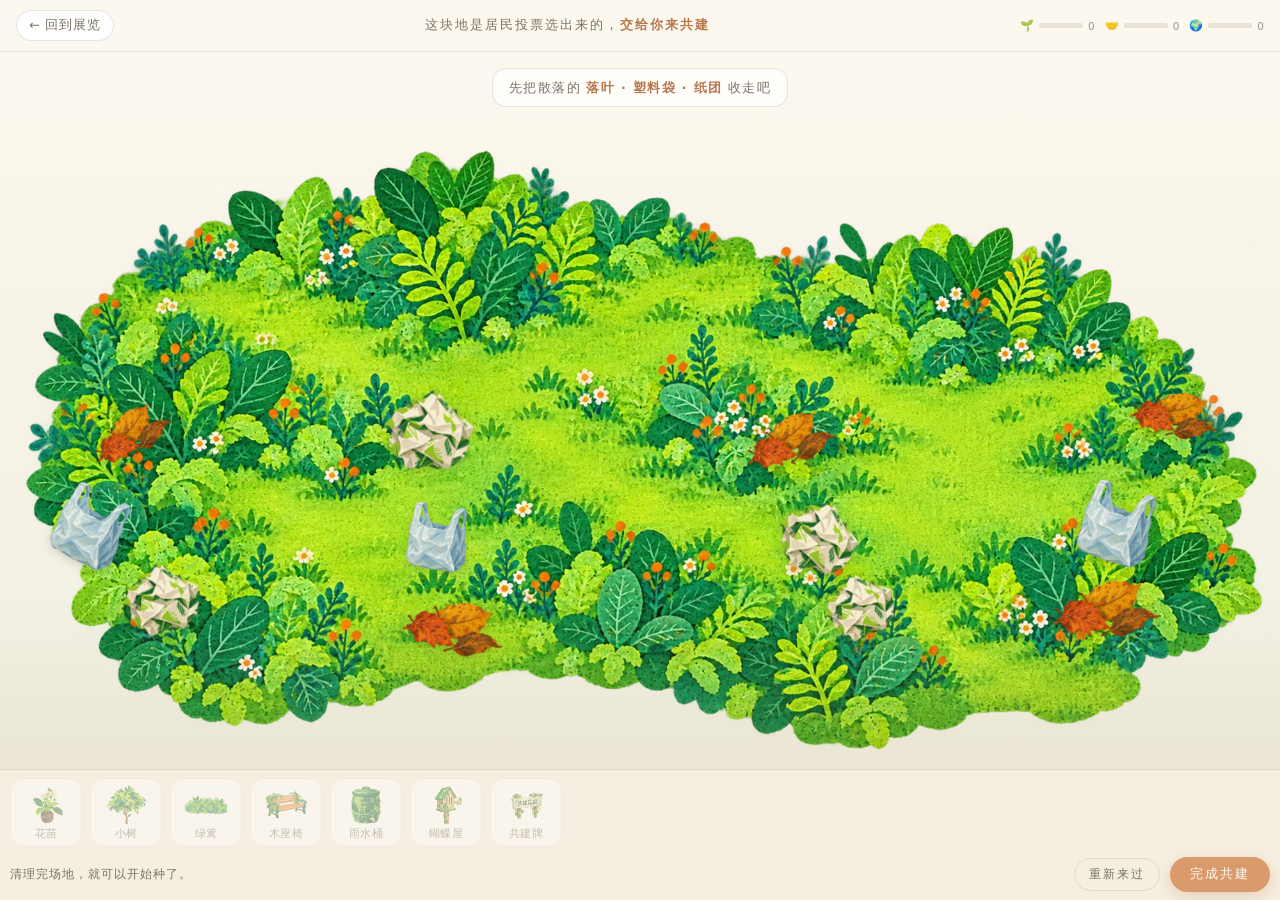
<file: garden.html>
<!DOCTYPE html>
<html lang="zh-CN">
<head>
<meta charset="UTF-8" />
<meta name="viewport" content="width=device-width, initial-scale=1.0, maximum-scale=1.0, user-scalable=no, viewport-fit=cover" />
<title>种一座共建花园 · 深圳包容性设计线上展</title>
<style>
  :root{
    --cream:#fdf8ef;
    --cream-2:#f6efe1;
    --moss:#9dbf8b;
    --moss-deep:#5f7d52;
    --clay:#d99b6c;
    --clay-deep:#b8764a;
    --rose:#f0b9b0;
    --ink:#4a4438;
    --ink-soft:#7b7263;
    --line:rgba(120,110,90,0.18);
  }
  *{box-sizing:border-box;-webkit-tap-highlight-color:transparent;}
  html,body{margin:0;padding:0;height:100%;overflow:hidden;}
  body{
    font-family:"PingFang SC","Hiragino Sans GB","Microsoft YaHei","Noto Sans CJK SC",ui-rounded,system-ui,-apple-system,sans-serif;
    color:var(--ink);
    background:var(--cream);
    user-select:none;
  }
  .app{position:fixed;inset:0;display:flex;flex-direction:column;}

  /* ---------- 顶栏 ---------- */
  .topbar{
    flex:none;display:flex;align-items:center;gap:12px;
    padding:10px 16px;background:rgba(253,248,239,0.92);
    border-bottom:1px solid var(--line);
    backdrop-filter:blur(6px);z-index:20;
  }
  .back{
    flex:none;font-size:12.5px;letter-spacing:1px;color:var(--ink-soft);
    text-decoration:none;border:1px solid var(--line);border-radius:999px;
    padding:6px 12px;background:#fff;white-space:nowrap;
  }
  .back:hover{color:var(--clay-deep);border-color:rgba(184,118,74,0.5);}
  .stagetext{flex:1;min-width:0;text-align:center;font-size:12.5px;letter-spacing:2px;color:var(--ink-soft);}
  .stagetext b{color:var(--clay-deep);font-weight:600;}
  .metrics{flex:none;display:flex;gap:10px;}
  .metric{display:flex;align-items:center;gap:5px;font-size:11px;color:var(--ink-soft);white-space:nowrap;}
  .metric .bar{width:44px;height:5px;border-radius:999px;background:rgba(120,110,90,0.16);overflow:hidden;}
  .metric .bar i{display:block;height:100%;width:0;border-radius:999px;transition:width .6s ease;}
  .metric .num{font-variant-numeric:tabular-nums;font-size:10.5px;opacity:.75;}
  .m1 .bar i{background:var(--moss);}
  .m2 .bar i{background:var(--clay);}
  .m3 .bar i{background:#79a8a0;}

  /* ---------- 场景 ---------- */
  .lawn{
    position:relative;flex:1;min-height:0;overflow:hidden;cursor:default;
    background:linear-gradient(180deg,#fdf8ef 0%,#f7f2e6 46%,#eef2e4 100%);
  }
  .lawn.picking{cursor:crosshair;}
  .grass{
    position:absolute;left:0;right:0;bottom:-2px;width:100%;height:auto;
    display:block;pointer-events:none;
  }
  .soilband{
    position:absolute;left:0;right:0;bottom:0;height:26%;
    background:linear-gradient(180deg,rgba(217,155,108,0) 0%,rgba(217,155,108,.14) 100%);
    pointer-events:none;
  }
  .tip{
    position:absolute;left:50%;top:16px;transform:translateX(-50%);
    max-width:min(92%,520px);text-align:center;
    font-size:12.5px;letter-spacing:1.4px;line-height:1.7;color:var(--ink-soft);
    background:rgba(255,255,255,.72);border:1px solid var(--line);
    border-radius:14px;padding:8px 16px;pointer-events:none;z-index:12;
    transition:opacity .5s ease;
  }
  .tip b{color:var(--clay-deep);font-weight:600;}

  /* 场地里的杂物 */
  .lit{position:absolute;pointer-events:auto;cursor:pointer;transition:opacity .45s ease,transform .45s ease;}
  .lit img{width:100%;height:auto;display:block;filter:drop-shadow(0 3px 5px rgba(80,66,48,.18));}
  .lit.gone{opacity:0;transform:translateY(-46px) scale(.72) rotate(8deg);}
  .pop{
    position:absolute;transform:translate(-50%,-50%);
    font-size:11px;letter-spacing:1.5px;color:var(--clay-deep);
    background:rgba(255,255,255,.9);border:1px solid rgba(184,118,74,.28);
    border-radius:999px;padding:3px 10px;white-space:nowrap;pointer-events:none;z-index:14;
    animation:floatUp 1.1s ease forwards;
  }
  @keyframes floatUp{
    0%{opacity:0;transform:translate(-50%,-40%) scale(.9);}
    25%{opacity:1;transform:translate(-50%,-70%) scale(1);}
    100%{opacity:0;transform:translate(-50%,-160%) scale(1);}
  }

  /* 种下的东西 */
  .item{position:absolute;pointer-events:none;}
  .item::before{
    content:"";position:absolute;left:50%;bottom:-2%;transform:translateX(-50%);
    width:94%;height:26%;border-radius:50%;
    background:radial-gradient(ellipse at 50% 55%,rgba(255,252,243,.72) 0%,rgba(255,252,243,.34) 46%,rgba(255,252,243,0) 74%);
    pointer-events:none;
  }
  .item img{
    position:relative;width:100%;height:auto;display:block;
    filter:drop-shadow(0 8px 14px rgba(46,60,38,.28));
    transform:scale(.2);opacity:0;
    transition:transform 1s cubic-bezier(.2,1.4,.4,1),opacity .5s ease;
  }
  .item.grow img{transform:scale(1);opacity:1;}
  .mound{
    position:absolute;left:50%;bottom:4%;transform:translate(-50%,0) scale(0);
    width:64%;height:16%;border-radius:50%;
    background:radial-gradient(ellipse at 50% 40%,#c98d61 0%,#b8764a 60%,rgba(184,118,74,0) 100%);
    opacity:.55;transition:transform .45s ease,opacity .8s ease;
  }
  .mound.show{transform:translate(-50%,0) scale(1);}
  .mound.fade{opacity:0;}
  .petal{
    position:absolute;width:9px;height:9px;border-radius:60% 40% 55% 45%;
    background:var(--rose);pointer-events:none;z-index:13;
    animation:petalFall 1.4s ease-in forwards;
  }
  @keyframes petalFall{
    0%{opacity:0;transform:translate(0,0) rotate(0deg) scale(.6);}
    15%{opacity:1;}
    100%{opacity:0;transform:translate(var(--dx),var(--dy)) rotate(var(--rot)) scale(1);}
  }

  /* ---------- 底部工具栏 ---------- */
  .toolbar{
    flex:none;background:var(--cream-2);border-top:1px solid var(--line);
    padding:8px 10px calc(8px + env(safe-area-inset-bottom));z-index:20;
  }
  .tools{display:flex;gap:8px;overflow-x:auto;padding-bottom:4px;scrollbar-width:thin;}
  .tools::-webkit-scrollbar{height:4px;}
  .tools::-webkit-scrollbar-thumb{background:rgba(120,110,90,.25);border-radius:9px;}
  .tool{
    flex:none;width:72px;border:1px solid var(--line);border-radius:14px;
    background:#fff;padding:6px 4px 5px;cursor:pointer;text-align:center;
    transition:transform .18s ease,border-color .18s ease,box-shadow .18s ease,opacity .2s ease;
  }
  .tool img{width:46px;height:40px;object-fit:contain;display:block;margin:0 auto 2px;}
  .tool span{display:block;font-size:10.5px;letter-spacing:.5px;color:var(--ink-soft);}
  .tool.on{border-color:var(--clay);box-shadow:0 4px 14px rgba(184,118,74,.22);transform:translateY(-3px);}
  .tool.on span{color:var(--clay-deep);}
  .tool[disabled]{opacity:.38;cursor:not-allowed;transform:none;box-shadow:none;}
  .actions{display:flex;align-items:center;gap:10px;margin-top:6px;}
  .btn{
    border:none;border-radius:999px;cursor:pointer;font-family:inherit;
    font-size:12.5px;letter-spacing:2px;padding:9px 20px;
    background:var(--clay);color:#fffaf2;box-shadow:0 4px 14px rgba(184,118,74,.28);
    transition:transform .15s ease,background .2s ease;
  }
  .btn:hover{background:var(--clay-deep);}
  .btn:active{transform:translateY(1px);}
  .btn.ghost{background:transparent;color:var(--ink-soft);border:1px solid var(--line);box-shadow:none;padding:8px 14px;font-size:11.5px;}
  .act-note{flex:1;font-size:11.5px;letter-spacing:1px;color:var(--ink-soft);line-height:1.5;}

  /* ---------- 完成卡片 ---------- */
  .veil{
    position:fixed;inset:0;z-index:40;display:none;
    align-items:center;justify-content:center;padding:20px;
    background:rgba(74,68,56,.42);backdrop-filter:blur(3px);
  }
  .veil.on{display:flex;animation:fadeIn .4s ease;}
  @keyframes fadeIn{from{opacity:0;}to:{opacity:1;}}
  .card{
    width:min(420px,100%);max-height:88vh;overflow:auto;
    background:#fffdf7;border-radius:6px;padding:26px 24px 22px;
    box-shadow:0 18px 50px rgba(60,52,40,.3);transform:rotate(-.7deg);
    animation:cardIn .5s cubic-bezier(.2,1.2,.4,1);
  }
  @keyframes cardIn{from{opacity:0;transform:rotate(-.7deg) translateY(24px) scale(.96);}to{opacity:1;transform:rotate(-.7deg) translateY(0) scale(1);}}
  .card .kicker{font-size:10.5px;letter-spacing:4px;color:var(--clay);}
  .card h3{margin:10px 0 4px;font-size:21px;font-weight:600;letter-spacing:1px;}
  .card .stat{margin:14px 0;font-size:12.5px;line-height:2;color:var(--ink);}
  .card .stat b{color:var(--clay-deep);font-weight:600;}
  .card .quote{
    margin:16px 0;padding:14px 16px;border-left:3px solid var(--moss);
    background:rgba(157,191,139,.12);border-radius:0 8px 8px 0;
    font-size:13.5px;line-height:1.9;letter-spacing:1px;color:var(--ink);
  }
  .card .row{display:flex;gap:8px;align-items:center;margin-top:6px;}
  .card input{
    flex:1;min-width:0;font-family:inherit;font-size:13px;color:var(--ink);
    border:1px solid var(--line);border-radius:10px;padding:9px 12px;background:#fff;
  }
  .card .byline{margin-top:10px;font-size:12.5px;letter-spacing:1px;color:var(--clay-deep);min-height:1.2em;}
  .card .foot{display:flex;gap:10px;margin-top:18px;}
  .card .foot .btn{flex:1;padding:10px 0;font-size:12px;}

  @media (max-width:640px){
    .topbar{padding:8px 10px;gap:8px;}
    .back{font-size:11.5px;padding:5px 9px;}
    /* 窄屏顶栏太挤，阶段说明交给场景里那行提示 */
    .stagetext{display:none;}
    .metric .bar{width:30px;}
    .metric{font-size:10.5px;}
    .tip{font-size:11.5px;padding:7px 12px;top:12px;}
    .tool{width:64px;}
    .tool img{width:40px;height:36px;}
    .tool span{font-size:10px;}
    .btn{font-size:12px;padding:9px 16px;letter-spacing:1px;}
    .act-note{font-size:11px;}
  }
</style>
</head>
<body>
<div class="app">
  <div class="topbar">
    <a class="back" href="./index.html">← 回到展览</a>
    <div class="stagetext" id="stageText">这块地是居民投票选出来的，<b>交给你来共建</b></div>
    <div class="metrics">
      <div class="metric m1">🌱<span class="bar"><i id="bar1"></i></span><span class="num" id="num1">0</span></div>
      <div class="metric m2">🤝<span class="bar"><i id="bar2"></i></span><span class="num" id="num2">0</span></div>
      <div class="metric m3">🌍<span class="bar"><i id="bar3"></i></span><span class="num" id="num3">0</span></div>
    </div>
  </div>

  <div class="lawn" id="lawn">
    <img class="grass" src="garden/grass.webp" alt="" />
    <div class="soilband"></div>
    <div class="tip" id="tip">先把散落的 <b>落叶 · 塑料袋 · 纸团</b> 收走吧</div>
  </div>

  <div class="toolbar">
    <div class="tools" id="tools"></div>
    <div class="actions">
      <div class="act-note" id="actNote">清理完场地，就可以开始种了。</div>
      <button class="btn ghost" id="resetBtn" type="button">重新来过</button>
      <button class="btn" id="doneBtn" type="button">完成共建</button>
    </div>
  </div>
</div>

<div class="veil" id="veil">
  <div class="card" id="card">
    <div class="kicker">共 建 花 园 · 完 成</div>
    <h3 id="cardTitle">这座花园落成了</h3>
    <div class="stat" id="cardStat"></div>
    <div class="quote" id="cardQuote"></div>
    <div class="row">
      <input id="nameInput" type="text" maxlength="12" placeholder="留下你的名字（可不填）" />
      <button class="btn" id="nameBtn" type="button">记下</button>
    </div>
    <div class="byline" id="byline"></div>
    <div class="foot">
      <button class="btn ghost" id="againBtn" type="button">再种一座</button>
      <button class="btn" id="backBtn" type="button">回到展览</button>
    </div>
  </div>
</div>

<script>
(function () {
  'use strict';

  var IMG = {
    flower:'garden/flower.webp', tree:'garden/tree.webp', hedge:'garden/hedge.webp',
    bench:'garden/bench.webp', rain:'garden/rain.webp', butterfly:'garden/butterfly.webp',
    sign:'garden/sign.webp', leaf:'garden/leaf.webp', bag:'garden/bag.webp', paper:'garden/paper.webp'
  };

  /* 每件东西：宽度（占场景宽度）、权重分 */
  var KINDS = {
    flower:   {name:'花苗',   w:14, life:6,  hood:1, eco:3,  green:true},
    tree:     {name:'小树',   w:24, life:9,  hood:2, eco:7,  green:true},
    hedge:    {name:'绿篱',   w:32, life:7,  hood:2, eco:6,  green:true},
    bench:    {name:'木座椅', w:18, life:2,  hood:8, eco:2},
    rain:     {name:'雨水桶', w:14, life:3,  hood:1, eco:8},
    butterfly:{name:'蝴蝶屋', w:14, life:4,  hood:5, eco:6},
    sign:     {name:'共建牌', w:16, life:2,  hood:12,eco:3}
  };
  var ORDER = ['flower','tree','hedge','bench','rain','butterfly','sign'];

  var QUOTES = [
    '不是大拆大建，是把日常重新种一遍。',
    '你刚种下的，是深圳的另一种公共空间。',
    '花园会老，参与感不会。',
    '一块空地变成花园，只需要几个人愿意先动手。',
    '种子会自己长，关系要常常浇。',
    '这里不种纪念碑，只种日常。',
    '有人愿意坐下，花园才算真的建成了。'
  ];

  var lawn = document.getElementById('lawn');
  var tip = document.getElementById('tip');
  var tools = document.getElementById('tools');
  var actNote = document.getElementById('actNote');
  var stageText = document.getElementById('stageText');
  var veil = document.getElementById('veil');

  var state = load() || fresh();

  function fresh() {
    return { stage: 1, lits: null, items: [], name: '' };
  }
  function save() {
    try { localStorage.setItem('sz-garden-v1', JSON.stringify(state)); } catch (e) {}
  }
  function load() {
    try {
      var raw = localStorage.getItem('sz-garden-v1');
      if (!raw) return null;
      var s = JSON.parse(raw);
      if (!s || typeof s !== 'object') return null;
      if (!s.items) s.items = [];
      if (s.stage !== 2) s.stage = 1;
      return s;
    } catch (e) { return null; }
  }

  /* ---------- 阶段一：清理 ---------- */
  function randLits() {
    var plan = [
      {k:'leaf', n:5}, {k:'bag', n:3}, {k:'paper', n:4}
    ];
    var out = [];
    plan.forEach(function (p) {
      for (var i = 0; i < p.n; i++) out.push({ k: p.k });
    });
    // 打散并铺开位置
    var cells = [];
    var rows = 3, cols = 4;
    for (var r = 0; r < rows; r++) for (var c = 0; c < cols; c++) cells.push([c, r]);
    shuffle(cells);
    out.forEach(function (o, i) {
      var cell = cells[i % cells.length];
      o.x = 10 + cell[0] * (80 / (cols - 1)) + rand(-4, 4);
      o.y = 52 + cell[1] * 13 + rand(-3, 3);
      o.rot = rand(-22, 22);
      o.w = 7 + Math.random() * 2.5;
    });
    return out;
  }

  function renderLits() {
    if (!state.lits) state.lits = randLits();
    state.lits.forEach(function (o, i) {
      if (o.done) return;
      var el = document.createElement('div');
      el.className = 'lit';
      el.style.left = o.x + '%';
      el.style.top = o.y + '%';
      el.style.width = o.w + '%';
      el.style.transform = 'translate(-50%,-50%) rotate(' + o.rot + 'deg)';
      el.dataset.i = i;
      var im = document.createElement('img');
      im.src = IMG[o.k];
      im.alt = '';
      el.appendChild(im);
      el.addEventListener('click', function () { clearOne(o, el); });
      lawn.appendChild(el);
    });
  }

  function clearOne(o, el) {
    o.done = true;
    el.classList.add('gone');
    var r = el.getBoundingClientRect();
    var lr = lawn.getBoundingClientRect();
    popText(r.left - lr.left + r.width / 2, r.top - lr.top + r.height / 2, '收拾好了');
    setTimeout(function () { el.remove(); }, 500);
    save();
    var left = state.lits.filter(function (x) { return !x.done; }).length;
    if (left === 0) setTimeout(toStage2, 620);
    else actNote.textContent = '还剩 ' + left + ' 处，慢慢来。';
  }

  /* ---------- 阶段二：共建 ---------- */
  var picked = null;

  function buildTools() {
    ORDER.forEach(function (k) {
      var t = document.createElement('div');
      t.className = 'tool';
      t.dataset.k = k;
      if (state.stage !== 2) t.setAttribute('disabled', '');
      var im = document.createElement('img');
      im.src = IMG[k]; im.alt = KINDS[k].name;
      var sp = document.createElement('span');
      sp.textContent = KINDS[k].name;
      t.appendChild(im); t.appendChild(sp);
      t.addEventListener('click', function () { pick(k, t); });
      tools.appendChild(t);
    });
  }

  function pick(k, el) {
    if (state.stage !== 2) { actNote.textContent = '先把场地清理干净，工具就能用了。'; return; }
    picked = k;
    Array.prototype.forEach.call(tools.children, function (c) { c.classList.remove('on'); });
    el.classList.add('on');
    lawn.classList.add('picking');
    actNote.textContent = '点一下空地，把「' + KINDS[k].name + '」放下去。';
  }

  function place(ev) {
    if (state.stage !== 2 || !picked) return;
    var r = lawn.getBoundingClientRect();
    var x = ((ev.clientX - r.left) / r.width) * 100;
    var y = ((ev.clientY - r.top) / r.height) * 100;
    if (y < 38) y = 38;
    if (y > 86) y = 86;
    if (x < 6) x = 6;
    if (x > 94) x = 94;

    if (picked === 'sign' && state.items.length < 3) {
      popText((x / 100) * r.width, (y / 100) * r.height, '先种下 3 样东西再立牌子');
      actNote.textContent = '共建标识牌要等花园里有了 3 样东西，才有内容可写。';
      return;
    }

    var item = { k: picked, x: x, y: y };
    state.items.push(item);
    renderItem(item, r);
    checkBonus(item, r);
    save();
    updateMetrics();
  }

  function renderItem(item, r) {
    var K = KINDS[item.k];
    var el = document.createElement('div');
    el.className = 'item';
    el.style.left = item.x + '%';
    el.style.top = item.y + '%';
    el.style.width = K.w + '%';
    el.style.transform = 'translate(-50%,-72%)';
    el.style.zIndex = String(10 + Math.round(item.y * 2));

    var mound = document.createElement('div');
    mound.className = 'mound';
    el.appendChild(mound);
    var im = document.createElement('img');
    im.src = IMG[item.k];
    im.alt = K.name;
    el.appendChild(im);
    lawn.appendChild(el);

    requestAnimationFrame(function () {
      mound.classList.add('show');
      setTimeout(function () {
        el.classList.add('grow');
        mound.classList.add('fade');
        petals((item.x / 100) * r.width, ((item.y - K.w * 0.28) / 100) * r.width * (r.height / r.width));
      }, 620);
    });
  }

  function petals(cx, cy) {
    var n = 8 + Math.floor(Math.random() * 4);
    for (var i = 0; i < n; i++) {
      var p = document.createElement('div');
      p.className = 'petal';
      var dx = rand(-70, 70), dy = rand(40, 120), rot = rand(-180, 180);
      p.style.left = cx + rand(-16, 16) + 'px';
      p.style.top = cy + rand(-10, 10) + 'px';
      p.style.setProperty('--dx', dx + 'px');
      p.style.setProperty('--dy', dy + 'px');
      p.style.setProperty('--rot', rot + 'deg');
      p.style.background = Math.random() < 0.5 ? '#f0b9b0' : '#f6d9c6';
      p.style.animationDelay = (Math.random() * 0.25) + 's';
      lawn.appendChild(p);
      (function (p) { setTimeout(function () { p.remove(); }, 1900); })(p);
    }
  }

  function popText(x, y, text) {
    var el = document.createElement('div');
    el.className = 'pop';
    el.style.left = x + 'px';
    el.style.top = y + 'px';
    el.textContent = text;
    lawn.appendChild(el);
    setTimeout(function () { el.remove(); }, 1200);
  }

  /* 相邻关系：座椅靠着绿意、雨水桶接着绿植 */
  function near(item, kinds, distPct) {
    return state.items.some(function (o) {
      if (o === item) return false;
      if (kinds.indexOf(o.k) === -1) return false;
      var dx = o.x - item.x, dy = (o.y - item.y) * 0.55;
      return Math.sqrt(dx * dx + dy * dy) < distPct;
    });
  }

  function checkBonus(item, r) {
    var x = (item.x / 100) * r.width;
    var y = (item.y / 100) * r.height - r.height * 0.06;
    if (item.k === 'bench') {
      if (near(item, ['tree', 'flower', 'hedge'], 16)) {
        item.bonus = 'hood';
        setTimeout(function () { popText(x, y, '树荫下的座位 · 邻里感 +'); }, 900);
      } else {
        setTimeout(function () { popText(x, y, '座椅旁边有树或花会更舒服'); }, 900);
      }
    }
    if (item.k === 'rain') {
      if (near(item, ['flower', 'tree', 'hedge'], 15)) {
        item.bonus = 'eco';
        setTimeout(function () { popText(x, y, '雨水浇绿植 · 可持续 +'); }, 900);
      } else {
        setTimeout(function () { popText(x, y, '把它放在绿植旁边试试'); }, 900);
      }
    }
    if (item.k === 'sign') {
      item.bonus = 'sign';
      setTimeout(function () { popText(x, y, '共建标识牌点亮了 ✦'); }, 900);
    }
  }

  /* ---------- 三个指标 ---------- */
  function metrics() {
    var life = 0, hood = 0, eco = 0;
    state.items.forEach(function (it) {
      var K = KINDS[it.k];
      life += K.life; hood += K.hood; eco += K.eco;
      if (it.bonus === 'hood') hood += 6;
      if (it.bonus === 'eco') eco += 6;
      if (it.bonus === 'sign') hood += 6;
    });
    return {
      life: Math.min(100, Math.round(life * 1.15)),
      hood: Math.min(100, Math.round(hood * 1.1)),
      eco: Math.min(100, Math.round(eco * 1.15))
    };
  }

  function updateMetrics() {
    var m = metrics();
    setBar('bar1', 'num1', m.life);
    setBar('bar2', 'num2', m.hood);
    setBar('bar3', 'num3', m.eco);
  }
  function setBar(barId, numId, v) {
    document.getElementById(barId).style.width = v + '%';
    document.getElementById(numId).textContent = v;
  }

  /* ---------- 阶段切换 ---------- */
  function toStage2() {
    state.stage = 2;
    save();
    tip.innerHTML = '场地腾出来了。<b>接下来种点什么？</b>';
    tip.style.opacity = '1';
    stageText.innerHTML = '阶段二 · <b>共建花园</b>';
    Array.prototype.forEach.call(tools.children, function (c) { c.removeAttribute('disabled'); });
    actNote.textContent = '点下面的工具，再点空地放下它。';
    var first = tools.children[0];
    if (first) pick('flower', first);
    setTimeout(function () { tip.style.opacity = '0'; }, 3200);
  }

  /* ---------- 完成 ---------- */
  function finish() {
    if (state.items.length === 0) {
      actNote.textContent = '先在空地上种点什么，再完成共建吧。';
      return;
    }
    var count = {};
    state.items.forEach(function (it) { count[it.k] = (count[it.k] || 0) + 1; });
    var parts = [];
    ORDER.forEach(function (k) {
      if (count[k]) parts.push(KINDS[k].name + ' ×' + count[k]);
    });
    var m = metrics();
    document.getElementById('cardStat').innerHTML =
      '你和邻居们一起种下了：' + parts.join('、') + '。<br>' +
      '🌱 生命力 <b>' + m.life + '</b> · 🤝 邻里感 <b>' + m.hood + '</b> · 🌍 可持续 <b>' + m.eco + '</b>';
    document.getElementById('cardQuote').textContent =
      QUOTES[Math.floor(Math.random() * QUOTES.length)];
    var input = document.getElementById('nameInput');
    input.value = state.name || '';
    renderByline();
    veil.classList.add('on');
  }

  function renderByline() {
    var el = document.getElementById('byline');
    el.textContent = state.name ? (state.name + ' 和邻居们一起建了这座花园') : '';
  }

  /* ---------- 事件 ---------- */
  lawn.addEventListener('click', function (ev) {
    if (state.stage !== 2) return;
    if (!picked) { actNote.textContent = '先在下面选一样要种的东西。'; return; }
    place(ev);
  });

  document.getElementById('doneBtn').addEventListener('click', finish);
  document.getElementById('againBtn').addEventListener('click', function () {
    veil.classList.remove('on');
    reset();
  });
  document.getElementById('backBtn').addEventListener('click', function () {
    location.href = './index.html';
  });
  document.getElementById('nameBtn').addEventListener('click', function () {
    var v = document.getElementById('nameInput').value.trim();
    state.name = v;
    save();
    renderByline();
  });
  document.getElementById('nameInput').addEventListener('keydown', function (e) {
    if (e.key === 'Enter') document.getElementById('nameBtn').click();
  });
  document.getElementById('resetBtn').addEventListener('click', function () {
    if (confirm('清空这座花园，重新种一次？')) reset();
  });
  veil.addEventListener('click', function (e) {
    if (e.target === veil) veil.classList.remove('on');
  });
  window.addEventListener('resize', function () { /* 百分比布局，无需重算 */ });

  function reset() {
    state = fresh();
    save();
    Array.prototype.slice.call(lawn.querySelectorAll('.item,.lit,.pop,.petal')).forEach(function (n) { n.remove(); });
    picked = null;
    Array.prototype.forEach.call(tools.children, function (c) { c.classList.remove('on'); c.setAttribute('disabled', ''); });
    stageText.innerHTML = '这块地是居民投票选出来的，<b>交给你来共建</b>';
    tip.innerHTML = '先把散落的 <b>落叶 · 塑料袋 · 纸团</b> 收走吧';
    tip.style.opacity = '1';
    actNote.textContent = '清理完场地，就可以开始种了。';
    updateMetrics();
    renderLits();
  }

  function rand(a, b) { return a + Math.random() * (b - a); }
  function shuffle(a) {
    for (var i = a.length - 1; i > 0; i--) {
      var j = Math.floor(Math.random() * (i + 1));
      var t = a[i]; a[i] = a[j]; a[j] = t;
    }
    return a;
  }

  /* ---------- 启动 ---------- */
  buildTools();
  updateMetrics();
  if (state.stage === 2) {
    tip.style.opacity = '0';
    stageText.innerHTML = '阶段二 · <b>共建花园</b>';
    Array.prototype.forEach.call(tools.children, function (c) { c.removeAttribute('disabled'); });
    var r = lawn.getBoundingClientRect();
    state.items.forEach(function (it) {
      renderItem(it, r);
    });
    actNote.textContent = '欢迎回来。继续种，或者点「完成共建」。';
  } else {
    renderLits();
  }
})();
</script>
</body>
</html>
</file>
